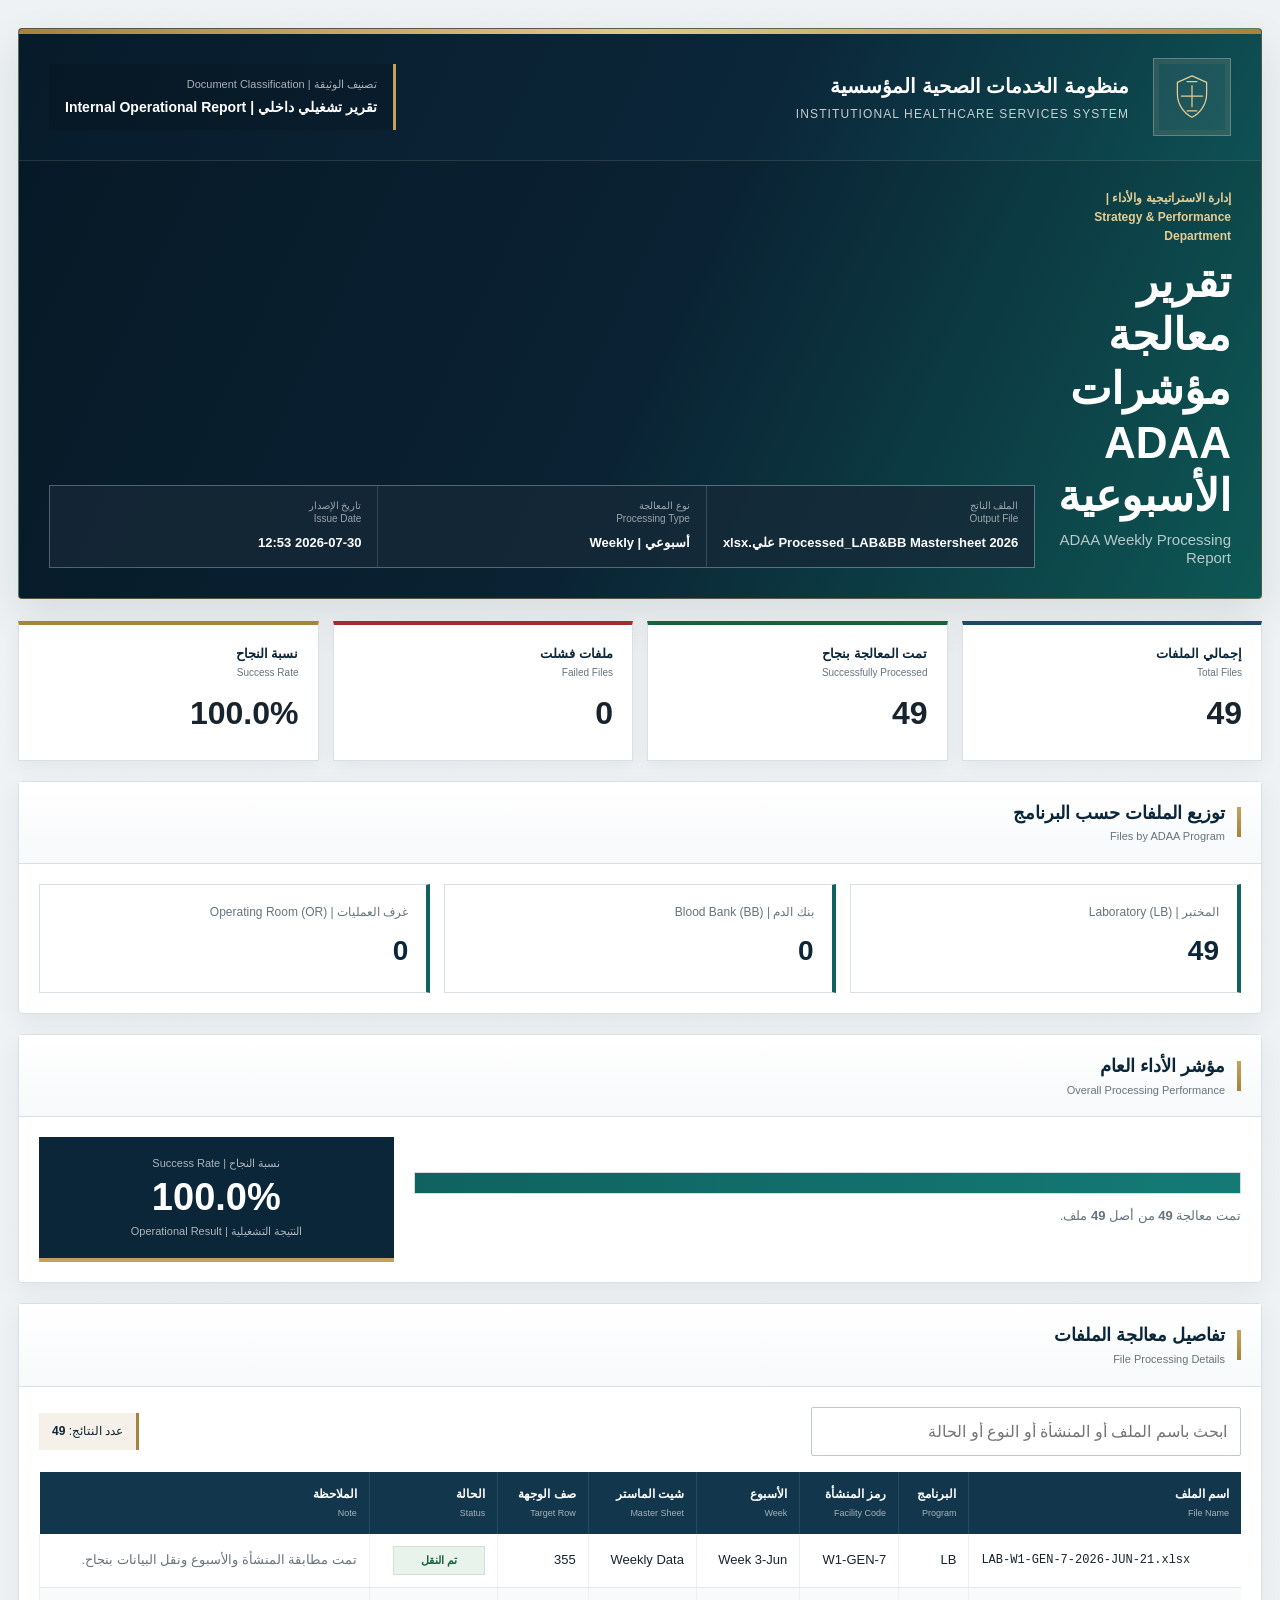
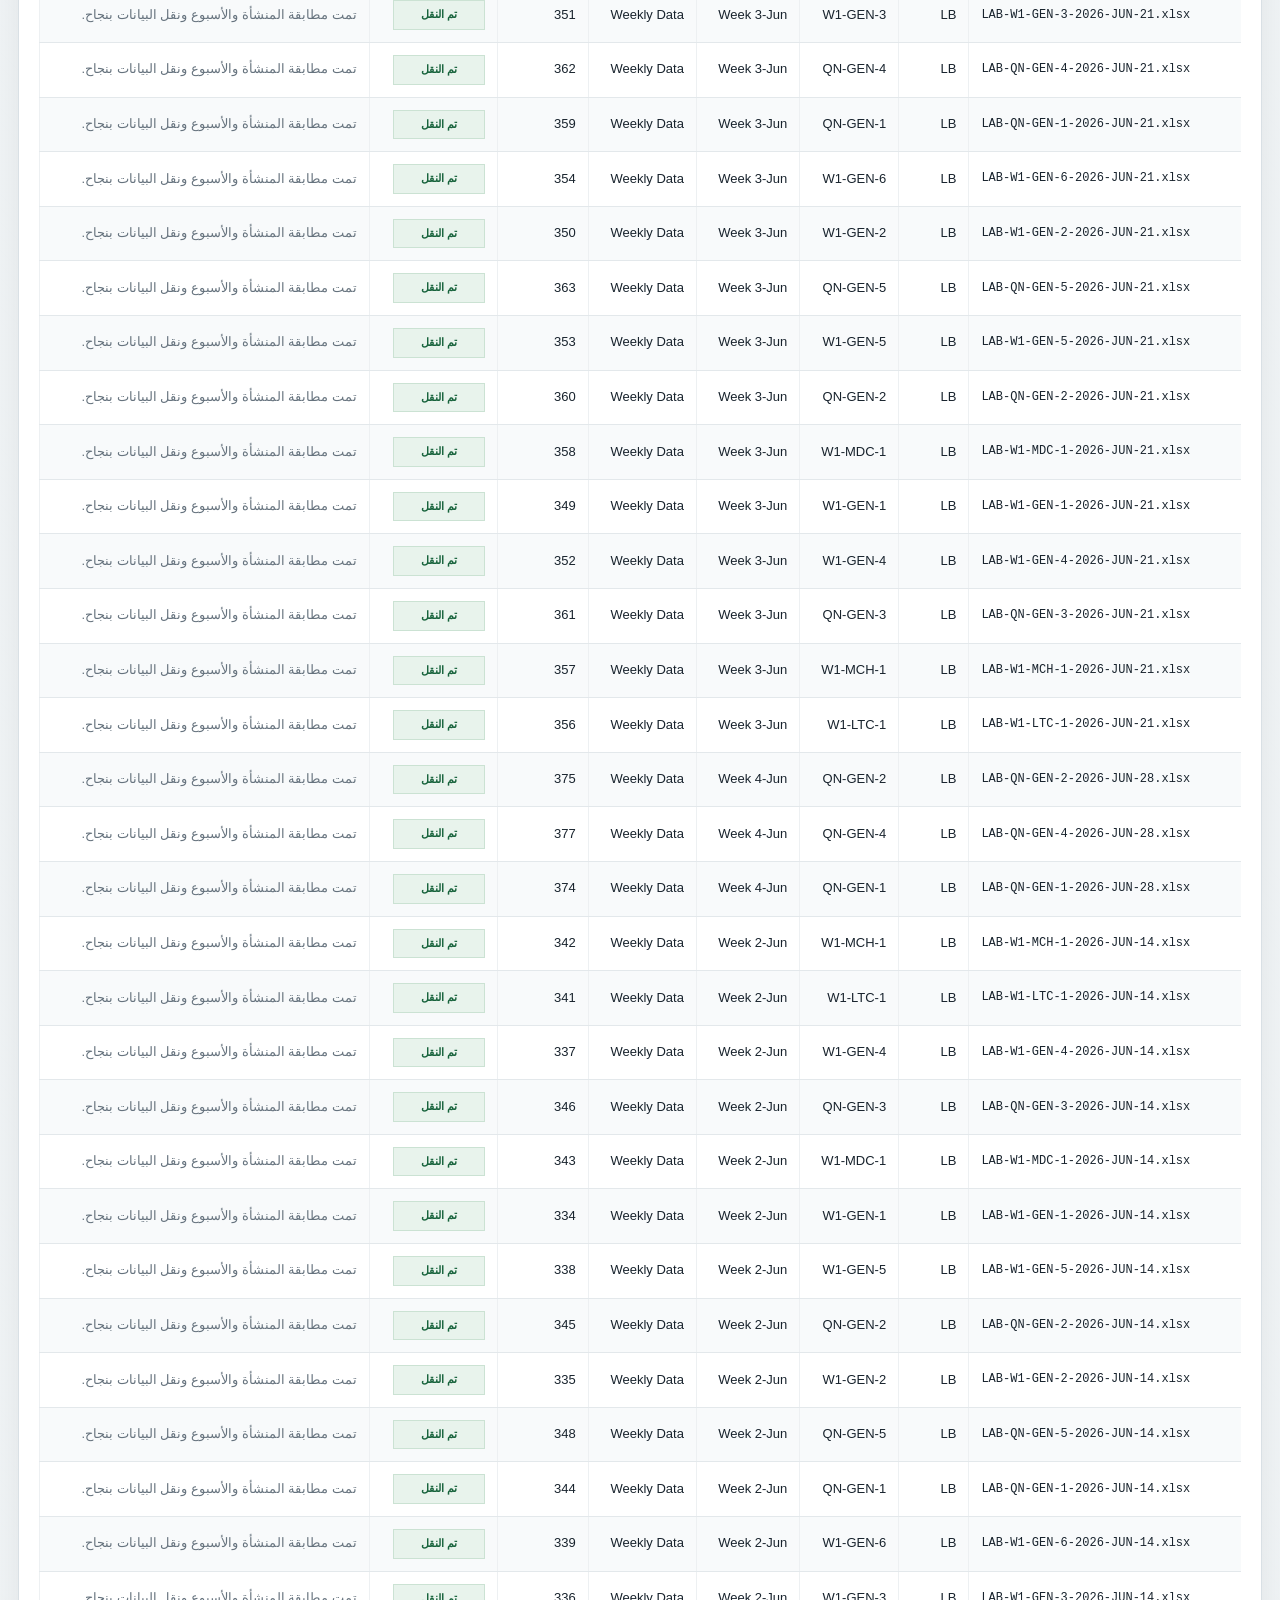
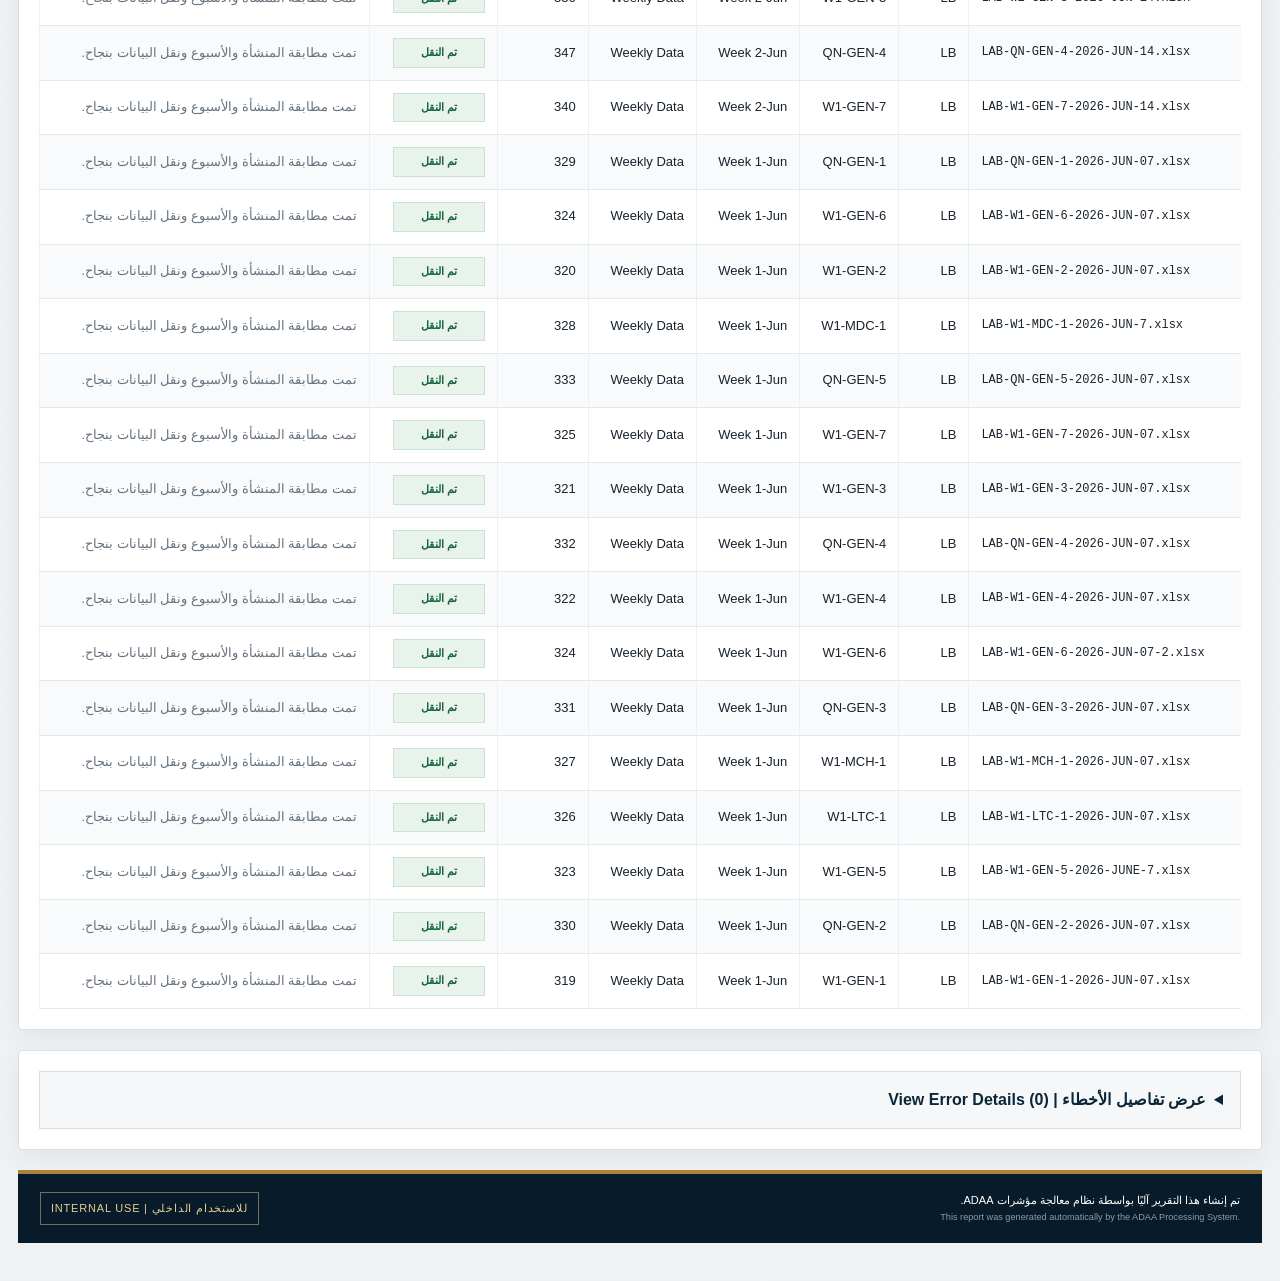
<file: Processed_LAB&BB Mastersheet 2026 علي/Processed_LAB&BB Mastersheet 2026 علي - ADAA Report.html>
<!DOCTYPE html>
<html lang="ar" dir="rtl">
<head>
<meta charset="UTF-8">
<meta name="viewport" content="width=device-width, initial-scale=1.0">
<title>تقرير معالجة ADAA | ADAA Processing Report</title>
<style>
        :root {
            --navy-950: #071b2a;
            --navy-900: #0b2639;
            --navy-800: #12364c;
            --navy-700: #1b4b65;
            --teal-700: #0f625f;
            --teal-600: #147a75;
            --gold-600: #a9823b;
            --gold-500: #c3a15d;
            --sand-100: #f5f1e8;
            --green-700: #17633c;
            --green-100: #e8f3ec;
            --red-700: #9f2f2f;
            --red-100: #f8eaea;
            --amber-700: #946113;
            --amber-100: #fbf1da;
            --purple-700: #6a3f8f;
            --purple-100: #f0e8f7;
            --gray-700: #596670;
            --gray-100: #edf1f3;
            --ink: #18232d;
            --muted: #66737e;
            --line: #d9e0e5;
            --surface: #ffffff;
            --page: #edf1f3;
            --shadow: 0 16px 42px rgba(7, 27, 42, 0.10);
        }

        * {
            box-sizing: border-box;
        }

        html {
            scroll-behavior: smooth;
        }

        body {
            margin: 0;
            color: var(--ink);
            background:
                linear-gradient(rgba(237, 241, 243, 0.94), rgba(237, 241, 243, 0.94)),
                repeating-linear-gradient(
                    45deg,
                    rgba(11, 38, 57, 0.025) 0,
                    rgba(11, 38, 57, 0.025) 1px,
                    transparent 1px,
                    transparent 10px
                );
            font-family: "Segoe UI", Tahoma, Arial, sans-serif;
            line-height: 1.6;
        }

        button,
        input {
            font: inherit;
        }

        .page-shell {
            width: min(1500px, calc(100% - 36px));
            margin: 28px auto 38px;
        }

        .official-header {
            overflow: hidden;
            color: #ffffff;
            background:
                linear-gradient(115deg, var(--navy-950) 0%, var(--navy-900) 52%, var(--teal-700) 100%);
            border: 1px solid rgba(195, 161, 93, 0.42);
            border-radius: 4px;
            box-shadow: var(--shadow);
        }

        .gold-line {
            height: 5px;
            background: linear-gradient(90deg, var(--gold-600), #e1c98c, var(--gold-600));
        }

        .header-main {
            display: grid;
            grid-template-columns: auto 1fr auto;
            align-items: center;
            gap: 24px;
            padding: 24px 30px;
        }

        .identity-mark {
            width: 78px;
            height: 78px;
            display: grid;
            place-items: center;
            border: 1px solid rgba(255, 255, 255, 0.28);
            background: rgba(255, 255, 255, 0.07);
            box-shadow: inset 0 0 0 5px rgba(195, 161, 93, 0.10);
        }

        .identity-mark svg {
            width: 52px;
            height: 52px;
            fill: none;
            stroke: #e5ce93;
            stroke-width: 1.5;
            stroke-linecap: round;
            stroke-linejoin: round;
        }

        .identity-copy {
            min-width: 0;
        }

        .authority-ar {
            display: block;
            margin-bottom: 3px;
            color: #ffffff;
            font-size: 20px;
            font-weight: 800;
        }

        .authority-en {
            display: block;
            color: rgba(255, 255, 255, 0.76);
            font-size: 12px;
            letter-spacing: 1.1px;
            text-transform: uppercase;
            direction: ltr;
            text-align: right;
        }

        .document-class {
            min-width: 190px;
            padding: 12px 16px;
            border-right: 3px solid var(--gold-500);
            background: rgba(0, 0, 0, 0.13);
        }

        .document-class span {
            display: block;
            color: rgba(255, 255, 255, 0.66);
            font-size: 11px;
        }

        .document-class strong {
            display: block;
            margin-top: 2px;
            color: #ffffff;
            font-size: 14px;
        }

        .report-hero {
            display: grid;
            grid-template-columns: minmax(0, 1fr) auto;
            gap: 24px;
            align-items: end;
            padding: 28px 30px 30px;
            border-top: 1px solid rgba(255, 255, 255, 0.12);
            background: rgba(0, 0, 0, 0.10);
        }

        .report-title .overline {
            display: block;
            margin-bottom: 8px;
            color: #e4cd94;
            font-size: 12px;
            font-weight: 700;
        }

        .report-title h1 {
            margin: 0;
            color: #ffffff;
            font-size: clamp(28px, 4vw, 44px);
            line-height: 1.22;
        }

        .report-title h1 small {
            display: block;
            margin-top: 8px;
            color: rgba(255, 255, 255, 0.70);
            font-size: 15px;
            font-weight: 500;
            direction: ltr;
            text-align: right;
        }

        .report-meta {
            display: grid;
            grid-template-columns: repeat(3, minmax(150px, 1fr));
            gap: 1px;
            background: rgba(255, 255, 255, 0.17);
            border: 1px solid rgba(255, 255, 255, 0.17);
        }

        .meta-item {
            min-height: 78px;
            padding: 13px 16px;
            background: rgba(7, 27, 42, 0.72);
        }

        .meta-item span {
            display: block;
            color: rgba(255, 255, 255, 0.58);
            font-size: 10px;
            line-height: 1.35;
        }

        .meta-item strong {
            display: block;
            margin-top: 7px;
            color: #ffffff;
            font-size: 13px;
            overflow-wrap: anywhere;
        }

        .content {
            margin-top: 22px;
        }

        .section {
            margin-bottom: 20px;
            background: var(--surface);
            border: 1px solid var(--line);
            border-radius: 4px;
            box-shadow: 0 8px 24px rgba(7, 27, 42, 0.055);
        }

        .section-head {
            display: flex;
            align-items: center;
            justify-content: space-between;
            gap: 18px;
            padding: 17px 20px;
            border-bottom: 1px solid var(--line);
            background: linear-gradient(180deg, #ffffff, #f7f9fa);
        }

        .section-title {
            display: flex;
            align-items: center;
            gap: 12px;
            margin: 0;
            color: var(--navy-900);
            font-size: 18px;
        }

        .section-title::before {
            content: "";
            width: 4px;
            height: 30px;
            background: linear-gradient(var(--gold-500), var(--gold-600));
        }

        .section-title small {
            display: block;
            margin-top: 1px;
            color: var(--muted);
            font-size: 11px;
            font-weight: 500;
            direction: ltr;
            text-align: right;
        }

        .section-body {
            padding: 20px;
        }

        .cards {
            display: grid;
            grid-template-columns: repeat(4, minmax(0, 1fr));
            gap: 14px;
            margin-bottom: 20px;
        }

        .stat-card {
            position: relative;
            min-height: 140px;
            padding: 19px;
            overflow: hidden;
            background: #ffffff;
            border: 1px solid var(--line);
            border-top: 4px solid var(--navy-700);
            box-shadow: 0 6px 18px rgba(7, 27, 42, 0.05);
        }

        .stat-card.success { border-top-color: var(--green-700); }
        .stat-card.danger { border-top-color: var(--red-700); }
        .stat-card.warning { border-top-color: var(--amber-700); }
        .stat-card.gold { border-top-color: var(--gold-600); }
        .stat-card.purple { border-top-color: var(--purple-700); }

        .stat-label-ar {
            display: block;
            color: var(--navy-900);
            font-size: 13px;
            font-weight: 750;
        }

        .stat-label-en {
            display: block;
            margin-top: 1px;
            color: var(--muted);
            font-size: 10px;
            direction: ltr;
            text-align: right;
        }

        .stat-value {
            display: block;
            margin-top: 16px;
            color: var(--ink);
            font-size: 32px;
            font-weight: 800;
            line-height: 1;
            direction: ltr;
            text-align: right;
        }

        .performance-grid {
            display: grid;
            grid-template-columns: 1.4fr 0.6fr;
            gap: 20px;
            align-items: center;
        }

        .progress-shell {
            height: 22px;
            overflow: hidden;
            background: #e4e9ec;
            border: 1px solid #d5dde2;
        }

        .progress-value {
            height: 100%;
            background: linear-gradient(90deg, var(--teal-700), var(--teal-600));
        }

        .progress-caption {
            margin-top: 12px;
            color: var(--muted);
            font-size: 13px;
        }

        .performance-score {
            padding: 18px;
            text-align: center;
            background: var(--navy-900);
            border-bottom: 4px solid var(--gold-500);
        }

        .performance-score span {
            display: block;
            color: rgba(255, 255, 255, 0.66);
            font-size: 11px;
        }

        .performance-score strong {
            display: block;
            margin: 4px 0;
            color: #ffffff;
            font-size: 38px;
            line-height: 1.1;
            direction: ltr;
        }

        .table-wrapper {
            overflow-x: auto;
        }

        table {
            width: 100%;
            min-width: 850px;
            border-collapse: collapse;
        }

        th {
            padding: 13px 12px;
            color: #ffffff;
            background: var(--navy-800);
            border-left: 1px solid rgba(255, 255, 255, 0.10);
            font-size: 12px;
            text-align: right;
            vertical-align: bottom;
        }

        th small {
            display: block;
            margin-top: 2px;
            color: rgba(255, 255, 255, 0.62);
            font-size: 9px;
            font-weight: 500;
            direction: ltr;
            text-align: right;
        }

        td {
            padding: 12px;
            border-bottom: 1px solid #e3e8eb;
            border-left: 1px solid #edf0f2;
            font-size: 13px;
            vertical-align: middle;
        }

        tbody tr:nth-child(even) {
            background: #f8fafb;
        }

        tbody tr:hover {
            background: #eef5f4;
        }

        .file-name {
            direction: ltr;
            text-align: left;
            font-family: Consolas, "Courier New", monospace;
            font-size: 12px;
        }

        .reason-text {
            color: var(--muted);
        }

        .status-badge {
            display: inline-block;
            min-width: 92px;
            padding: 5px 10px;
            border: 1px solid transparent;
            text-align: center;
            font-size: 11px;
            font-weight: 800;
            white-space: nowrap;
        }

        .success-badge { color: var(--green-700); background: var(--green-100); border-color: #cbe2d3; }
        .danger-badge { color: var(--red-700); background: var(--red-100); border-color: #eccaca; }
        .warning-badge { color: var(--amber-700); background: var(--amber-100); border-color: #ead8ac; }
        .duplicate-badge { color: var(--purple-700); background: var(--purple-100); border-color: #d9c6e8; }
        .muted-badge { color: var(--gray-700); background: var(--gray-100); border-color: #d4dce1; }

        .empty-message {
            padding: 28px;
            color: var(--muted);
            text-align: center;
        }

        .success-message {
            color: var(--green-700);
        }

        .toolbar {
            display: flex;
            align-items: center;
            justify-content: space-between;
            gap: 14px;
            margin-bottom: 16px;
        }

        .search-input {
            width: min(430px, 100%);
            padding: 11px 13px;
            color: var(--ink);
            background: #ffffff;
            border: 1px solid #bdc8cf;
            border-radius: 2px;
            outline: none;
        }

        .search-input:focus {
            border-color: var(--teal-700);
            box-shadow: 0 0 0 3px rgba(15, 98, 95, 0.10);
        }

        .count-label {
            padding: 9px 13px;
            color: var(--navy-900);
            background: var(--sand-100);
            border-right: 3px solid var(--gold-600);
            font-size: 12px;
        }

        details {
            border: 1px solid var(--line);
        }

        summary {
            cursor: pointer;
            padding: 15px 17px;
            color: var(--navy-900);
            background: #f5f7f8;
            font-weight: 750;
        }

        details[open] summary {
            border-bottom: 1px solid var(--line);
        }

        details .table-wrapper {
            padding: 12px;
        }

        .report-footer {
            display: grid;
            grid-template-columns: 1fr auto;
            gap: 20px;
            align-items: center;
            padding: 18px 22px;
            color: #ffffff;
            background: var(--navy-950);
            border-top: 4px solid var(--gold-600);
            font-size: 11px;
        }

        .report-footer small {
            display: block;
            color: rgba(255, 255, 255, 0.56);
            direction: ltr;
            text-align: right;
        }

        .confidential {
            padding: 7px 10px;
            color: #e5ce93;
            border: 1px solid rgba(229, 206, 147, 0.48);
            letter-spacing: 0.8px;
            white-space: nowrap;
        }

        @media (max-width: 1100px) {
            .header-main {
                grid-template-columns: auto 1fr;
            }

            .document-class {
                grid-column: 1 / -1;
            }

            .report-hero {
                grid-template-columns: 1fr;
            }

            .report-meta {
                grid-template-columns: repeat(3, 1fr);
            }

            .cards {
                grid-template-columns: repeat(2, minmax(0, 1fr));
            }
        }

        @media (max-width: 720px) {
            .page-shell {
                width: min(100% - 18px, 1500px);
                margin-top: 9px;
            }

            .header-main {
                grid-template-columns: 1fr;
                text-align: center;
            }

            .identity-mark {
                margin: 0 auto;
            }

            .authority-en {
                text-align: center;
            }

            .document-class {
                border-right: 0;
                border-top: 3px solid var(--gold-500);
            }

            .report-hero {
                padding: 22px 18px;
            }

            .report-meta {
                grid-template-columns: 1fr;
            }

            .cards {
                grid-template-columns: 1fr;
            }

            .performance-grid {
                grid-template-columns: 1fr;
            }

            .section-head,
            .toolbar {
                align-items: stretch;
                flex-direction: column;
            }

            .section-body {
                padding: 13px;
            }

            .report-footer {
                grid-template-columns: 1fr;
                text-align: center;
            }

            .report-footer small {
                text-align: center;
            }
        }

        @media print {
            @page {
                size: A4 landscape;
                margin: 10mm;
            }

            body {
                background: #ffffff;
            }

            .page-shell {
                width: 100%;
                margin: 0;
            }

            .official-header,
            .section,
            .stat-card {
                box-shadow: none;
            }

            .search-input {
                display: none;
            }

            .section,
            .stat-card {
                break-inside: avoid;
            }
        }
.type-summary{display:grid;grid-template-columns:repeat(3,minmax(0,1fr));gap:14px}
.type-box{padding:18px;background:#fff;border:1px solid var(--line);border-right:4px solid var(--teal-700)}
.type-box span{display:block;color:var(--muted);font-size:12px}
.type-box strong{display:block;margin-top:7px;color:var(--navy-900);font-size:28px;direction:ltr;text-align:right}
@media(max-width:720px){.type-summary{grid-template-columns:1fr}}
</style>
</head>
<body>
<div class="page-shell">
<header class="official-header">
<div class="gold-line"></div>
<div class="header-main">
<div class="identity-mark" aria-hidden="true">
<svg viewBox="0 0 64 64"><path d="M32 6l18 8v14c0 13-7.7 23.5-18 29-10.3-5.5-18-16-18-29V14z"></path><path d="M32 18v26M19 31h26"></path><path d="M26 13h12M26 49h12"></path></svg>
</div>
<div class="identity-copy">
<span class="authority-ar">منظومة الخدمات الصحية المؤسسية</span>
<span class="authority-en">Institutional Healthcare Services System</span>
</div>
<div class="document-class">
<span>تصنيف الوثيقة | Document Classification</span>
<strong>تقرير تشغيلي داخلي | Internal Operational Report</strong>
</div>
</div>

<div class="report-hero">
<div class="report-title">
<span class="overline">إدارة الاستراتيجية والأداء | Strategy & Performance Department</span>
<h1>تقرير معالجة مؤشرات ADAA الأسبوعية<small>ADAA Weekly Processing Report</small></h1>
</div>
<div class="report-meta">
<div class="meta-item"><span>الملف الناتج<br>Output File</span><strong>Processed_LAB&amp;BB Mastersheet 2026 علي.xlsx</strong></div>
<div class="meta-item"><span>نوع المعالجة<br>Processing Type</span><strong>أسبوعي | Weekly</strong></div>
<div class="meta-item"><span>تاريخ الإصدار<br>Issue Date</span><strong>2026-07-30 12:53</strong></div>
</div>
</div>
</header>

<main class="content">
<section class="cards">
<article class="stat-card"><span class="stat-label-ar">إجمالي الملفات</span><span class="stat-label-en">Total Files</span><strong class="stat-value">49</strong></article>
<article class="stat-card success"><span class="stat-label-ar">تمت المعالجة بنجاح</span><span class="stat-label-en">Successfully Processed</span><strong class="stat-value">49</strong></article>
<article class="stat-card danger"><span class="stat-label-ar">ملفات فشلت</span><span class="stat-label-en">Failed Files</span><strong class="stat-value">0</strong></article>
<article class="stat-card gold"><span class="stat-label-ar">نسبة النجاح</span><span class="stat-label-en">Success Rate</span><strong class="stat-value">100.0%</strong></article>
</section>

<section class="section">
<div class="section-head"><h2 class="section-title"><span>توزيع الملفات حسب البرنامج<small>Files by ADAA Program</small></span></h2></div>
<div class="section-body type-summary">
<div class="type-box"><span>المختبر | Laboratory (LB)</span><strong>49</strong></div>
<div class="type-box"><span>بنك الدم | Blood Bank (BB)</span><strong>0</strong></div>
<div class="type-box"><span>غرف العمليات | Operating Room (OR)</span><strong>0</strong></div>
</div>
</section>

<section class="section">
<div class="section-head"><h2 class="section-title"><span>مؤشر الأداء العام<small>Overall Processing Performance</small></span></h2></div>
<div class="section-body performance-grid">
<div>
<div class="progress-shell"><div class="progress-value" style="width:100.0%"></div></div>
<div class="progress-caption">تمت معالجة <strong>49</strong> من أصل <strong>49</strong> ملف.</div>
</div>
<div class="performance-score"><span>نسبة النجاح | Success Rate</span><strong>100.0%</strong><span>النتيجة التشغيلية | Operational Result</span></div>
</div>
</section>

<section class="section">
<div class="section-head"><h2 class="section-title"><span>تفاصيل معالجة الملفات<small>File Processing Details</small></span></h2></div>
<div class="section-body">
<div class="toolbar">
<input id="detailSearch" class="search-input" type="text" placeholder="ابحث باسم الملف أو المنشأة أو النوع أو الحالة" onkeyup="filterDetailTable()">
<div class="count-label">عدد النتائج: <strong>49</strong></div>
</div>
<div class="table-wrapper">
<table id="detailTable">
<thead><tr>
<th>اسم الملف<small>File Name</small></th>
<th>البرنامج<small>Program</small></th>
<th>رمز المنشأة<small>Facility Code</small></th>
<th>الأسبوع<small>Week</small></th>
<th>شيت الماستر<small>Master Sheet</small></th>
<th>صف الوجهة<small>Target Row</small></th>
<th>الحالة<small>Status</small></th>
<th>الملاحظة<small>Note</small></th>
</tr></thead>
<tbody><tr class='detail-row'><td class='file-name'>LAB-W1-GEN-7-2026-JUN-21.xlsx</td><td>LB</td><td>W1-GEN-7</td><td>Week 3-Jun</td><td>Weekly Data</td><td>355</td><td><span class='status-badge success-badge'>تم النقل</span></td><td class='reason-text'>تمت مطابقة المنشأة والأسبوع ونقل البيانات بنجاح.</td></tr><tr class='detail-row'><td class='file-name'>LAB-W1-GEN-3-2026-JUN-21.xlsx</td><td>LB</td><td>W1-GEN-3</td><td>Week 3-Jun</td><td>Weekly Data</td><td>351</td><td><span class='status-badge success-badge'>تم النقل</span></td><td class='reason-text'>تمت مطابقة المنشأة والأسبوع ونقل البيانات بنجاح.</td></tr><tr class='detail-row'><td class='file-name'>LAB-QN-GEN-4-2026-JUN-21.xlsx</td><td>LB</td><td>QN-GEN-4</td><td>Week 3-Jun</td><td>Weekly Data</td><td>362</td><td><span class='status-badge success-badge'>تم النقل</span></td><td class='reason-text'>تمت مطابقة المنشأة والأسبوع ونقل البيانات بنجاح.</td></tr><tr class='detail-row'><td class='file-name'>LAB-QN-GEN-1-2026-JUN-21.xlsx</td><td>LB</td><td>QN-GEN-1</td><td>Week 3-Jun</td><td>Weekly Data</td><td>359</td><td><span class='status-badge success-badge'>تم النقل</span></td><td class='reason-text'>تمت مطابقة المنشأة والأسبوع ونقل البيانات بنجاح.</td></tr><tr class='detail-row'><td class='file-name'>LAB-W1-GEN-6-2026-JUN-21.xlsx</td><td>LB</td><td>W1-GEN-6</td><td>Week 3-Jun</td><td>Weekly Data</td><td>354</td><td><span class='status-badge success-badge'>تم النقل</span></td><td class='reason-text'>تمت مطابقة المنشأة والأسبوع ونقل البيانات بنجاح.</td></tr><tr class='detail-row'><td class='file-name'>LAB-W1-GEN-2-2026-JUN-21.xlsx</td><td>LB</td><td>W1-GEN-2</td><td>Week 3-Jun</td><td>Weekly Data</td><td>350</td><td><span class='status-badge success-badge'>تم النقل</span></td><td class='reason-text'>تمت مطابقة المنشأة والأسبوع ونقل البيانات بنجاح.</td></tr><tr class='detail-row'><td class='file-name'>LAB-QN-GEN-5-2026-JUN-21.xlsx</td><td>LB</td><td>QN-GEN-5</td><td>Week 3-Jun</td><td>Weekly Data</td><td>363</td><td><span class='status-badge success-badge'>تم النقل</span></td><td class='reason-text'>تمت مطابقة المنشأة والأسبوع ونقل البيانات بنجاح.</td></tr><tr class='detail-row'><td class='file-name'>LAB-W1-GEN-5-2026-JUN-21.xlsx</td><td>LB</td><td>W1-GEN-5</td><td>Week 3-Jun</td><td>Weekly Data</td><td>353</td><td><span class='status-badge success-badge'>تم النقل</span></td><td class='reason-text'>تمت مطابقة المنشأة والأسبوع ونقل البيانات بنجاح.</td></tr><tr class='detail-row'><td class='file-name'>LAB-QN-GEN-2-2026-JUN-21.xlsx</td><td>LB</td><td>QN-GEN-2</td><td>Week 3-Jun</td><td>Weekly Data</td><td>360</td><td><span class='status-badge success-badge'>تم النقل</span></td><td class='reason-text'>تمت مطابقة المنشأة والأسبوع ونقل البيانات بنجاح.</td></tr><tr class='detail-row'><td class='file-name'>LAB-W1-MDC-1-2026-JUN-21.xlsx</td><td>LB</td><td>W1-MDC-1</td><td>Week 3-Jun</td><td>Weekly Data</td><td>358</td><td><span class='status-badge success-badge'>تم النقل</span></td><td class='reason-text'>تمت مطابقة المنشأة والأسبوع ونقل البيانات بنجاح.</td></tr><tr class='detail-row'><td class='file-name'>LAB-W1-GEN-1-2026-JUN-21.xlsx</td><td>LB</td><td>W1-GEN-1</td><td>Week 3-Jun</td><td>Weekly Data</td><td>349</td><td><span class='status-badge success-badge'>تم النقل</span></td><td class='reason-text'>تمت مطابقة المنشأة والأسبوع ونقل البيانات بنجاح.</td></tr><tr class='detail-row'><td class='file-name'>LAB-W1-GEN-4-2026-JUN-21.xlsx</td><td>LB</td><td>W1-GEN-4</td><td>Week 3-Jun</td><td>Weekly Data</td><td>352</td><td><span class='status-badge success-badge'>تم النقل</span></td><td class='reason-text'>تمت مطابقة المنشأة والأسبوع ونقل البيانات بنجاح.</td></tr><tr class='detail-row'><td class='file-name'>LAB-QN-GEN-3-2026-JUN-21.xlsx</td><td>LB</td><td>QN-GEN-3</td><td>Week 3-Jun</td><td>Weekly Data</td><td>361</td><td><span class='status-badge success-badge'>تم النقل</span></td><td class='reason-text'>تمت مطابقة المنشأة والأسبوع ونقل البيانات بنجاح.</td></tr><tr class='detail-row'><td class='file-name'>LAB-W1-MCH-1-2026-JUN-21.xlsx</td><td>LB</td><td>W1-MCH-1</td><td>Week 3-Jun</td><td>Weekly Data</td><td>357</td><td><span class='status-badge success-badge'>تم النقل</span></td><td class='reason-text'>تمت مطابقة المنشأة والأسبوع ونقل البيانات بنجاح.</td></tr><tr class='detail-row'><td class='file-name'>LAB-W1-LTC-1-2026-JUN-21.xlsx</td><td>LB</td><td>W1-LTC-1</td><td>Week 3-Jun</td><td>Weekly Data</td><td>356</td><td><span class='status-badge success-badge'>تم النقل</span></td><td class='reason-text'>تمت مطابقة المنشأة والأسبوع ونقل البيانات بنجاح.</td></tr><tr class='detail-row'><td class='file-name'>LAB-QN-GEN-2-2026-JUN-28.xlsx</td><td>LB</td><td>QN-GEN-2</td><td>Week 4-Jun</td><td>Weekly Data</td><td>375</td><td><span class='status-badge success-badge'>تم النقل</span></td><td class='reason-text'>تمت مطابقة المنشأة والأسبوع ونقل البيانات بنجاح.</td></tr><tr class='detail-row'><td class='file-name'>LAB-QN-GEN-4-2026-JUN-28.xlsx</td><td>LB</td><td>QN-GEN-4</td><td>Week 4-Jun</td><td>Weekly Data</td><td>377</td><td><span class='status-badge success-badge'>تم النقل</span></td><td class='reason-text'>تمت مطابقة المنشأة والأسبوع ونقل البيانات بنجاح.</td></tr><tr class='detail-row'><td class='file-name'>LAB-QN-GEN-1-2026-JUN-28.xlsx</td><td>LB</td><td>QN-GEN-1</td><td>Week 4-Jun</td><td>Weekly Data</td><td>374</td><td><span class='status-badge success-badge'>تم النقل</span></td><td class='reason-text'>تمت مطابقة المنشأة والأسبوع ونقل البيانات بنجاح.</td></tr><tr class='detail-row'><td class='file-name'>LAB-W1-MCH-1-2026-JUN-14.xlsx</td><td>LB</td><td>W1-MCH-1</td><td>Week 2-Jun</td><td>Weekly Data</td><td>342</td><td><span class='status-badge success-badge'>تم النقل</span></td><td class='reason-text'>تمت مطابقة المنشأة والأسبوع ونقل البيانات بنجاح.</td></tr><tr class='detail-row'><td class='file-name'>LAB-W1-LTC-1-2026-JUN-14.xlsx</td><td>LB</td><td>W1-LTC-1</td><td>Week 2-Jun</td><td>Weekly Data</td><td>341</td><td><span class='status-badge success-badge'>تم النقل</span></td><td class='reason-text'>تمت مطابقة المنشأة والأسبوع ونقل البيانات بنجاح.</td></tr><tr class='detail-row'><td class='file-name'>LAB-W1-GEN-4-2026-JUN-14.xlsx</td><td>LB</td><td>W1-GEN-4</td><td>Week 2-Jun</td><td>Weekly Data</td><td>337</td><td><span class='status-badge success-badge'>تم النقل</span></td><td class='reason-text'>تمت مطابقة المنشأة والأسبوع ونقل البيانات بنجاح.</td></tr><tr class='detail-row'><td class='file-name'>LAB-QN-GEN-3-2026-JUN-14.xlsx</td><td>LB</td><td>QN-GEN-3</td><td>Week 2-Jun</td><td>Weekly Data</td><td>346</td><td><span class='status-badge success-badge'>تم النقل</span></td><td class='reason-text'>تمت مطابقة المنشأة والأسبوع ونقل البيانات بنجاح.</td></tr><tr class='detail-row'><td class='file-name'>LAB-W1-MDC-1-2026-JUN-14.xlsx</td><td>LB</td><td>W1-MDC-1</td><td>Week 2-Jun</td><td>Weekly Data</td><td>343</td><td><span class='status-badge success-badge'>تم النقل</span></td><td class='reason-text'>تمت مطابقة المنشأة والأسبوع ونقل البيانات بنجاح.</td></tr><tr class='detail-row'><td class='file-name'>LAB-W1-GEN-1-2026-JUN-14.xlsx</td><td>LB</td><td>W1-GEN-1</td><td>Week 2-Jun</td><td>Weekly Data</td><td>334</td><td><span class='status-badge success-badge'>تم النقل</span></td><td class='reason-text'>تمت مطابقة المنشأة والأسبوع ونقل البيانات بنجاح.</td></tr><tr class='detail-row'><td class='file-name'>LAB-W1-GEN-5-2026-JUN-14.xlsx</td><td>LB</td><td>W1-GEN-5</td><td>Week 2-Jun</td><td>Weekly Data</td><td>338</td><td><span class='status-badge success-badge'>تم النقل</span></td><td class='reason-text'>تمت مطابقة المنشأة والأسبوع ونقل البيانات بنجاح.</td></tr><tr class='detail-row'><td class='file-name'>LAB-QN-GEN-2-2026-JUN-14.xlsx</td><td>LB</td><td>QN-GEN-2</td><td>Week 2-Jun</td><td>Weekly Data</td><td>345</td><td><span class='status-badge success-badge'>تم النقل</span></td><td class='reason-text'>تمت مطابقة المنشأة والأسبوع ونقل البيانات بنجاح.</td></tr><tr class='detail-row'><td class='file-name'>LAB-W1-GEN-2-2026-JUN-14.xlsx</td><td>LB</td><td>W1-GEN-2</td><td>Week 2-Jun</td><td>Weekly Data</td><td>335</td><td><span class='status-badge success-badge'>تم النقل</span></td><td class='reason-text'>تمت مطابقة المنشأة والأسبوع ونقل البيانات بنجاح.</td></tr><tr class='detail-row'><td class='file-name'>LAB-QN-GEN-5-2026-JUN-14.xlsx</td><td>LB</td><td>QN-GEN-5</td><td>Week 2-Jun</td><td>Weekly Data</td><td>348</td><td><span class='status-badge success-badge'>تم النقل</span></td><td class='reason-text'>تمت مطابقة المنشأة والأسبوع ونقل البيانات بنجاح.</td></tr><tr class='detail-row'><td class='file-name'>LAB-QN-GEN-1-2026-JUN-14.xlsx</td><td>LB</td><td>QN-GEN-1</td><td>Week 2-Jun</td><td>Weekly Data</td><td>344</td><td><span class='status-badge success-badge'>تم النقل</span></td><td class='reason-text'>تمت مطابقة المنشأة والأسبوع ونقل البيانات بنجاح.</td></tr><tr class='detail-row'><td class='file-name'>LAB-W1-GEN-6-2026-JUN-14.xlsx</td><td>LB</td><td>W1-GEN-6</td><td>Week 2-Jun</td><td>Weekly Data</td><td>339</td><td><span class='status-badge success-badge'>تم النقل</span></td><td class='reason-text'>تمت مطابقة المنشأة والأسبوع ونقل البيانات بنجاح.</td></tr><tr class='detail-row'><td class='file-name'>LAB-W1-GEN-3-2026-JUN-14.xlsx</td><td>LB</td><td>W1-GEN-3</td><td>Week 2-Jun</td><td>Weekly Data</td><td>336</td><td><span class='status-badge success-badge'>تم النقل</span></td><td class='reason-text'>تمت مطابقة المنشأة والأسبوع ونقل البيانات بنجاح.</td></tr><tr class='detail-row'><td class='file-name'>LAB-QN-GEN-4-2026-JUN-14.xlsx</td><td>LB</td><td>QN-GEN-4</td><td>Week 2-Jun</td><td>Weekly Data</td><td>347</td><td><span class='status-badge success-badge'>تم النقل</span></td><td class='reason-text'>تمت مطابقة المنشأة والأسبوع ونقل البيانات بنجاح.</td></tr><tr class='detail-row'><td class='file-name'>LAB-W1-GEN-7-2026-JUN-14.xlsx</td><td>LB</td><td>W1-GEN-7</td><td>Week 2-Jun</td><td>Weekly Data</td><td>340</td><td><span class='status-badge success-badge'>تم النقل</span></td><td class='reason-text'>تمت مطابقة المنشأة والأسبوع ونقل البيانات بنجاح.</td></tr><tr class='detail-row'><td class='file-name'>LAB-QN-GEN-1-2026-JUN-07.xlsx</td><td>LB</td><td>QN-GEN-1</td><td>Week 1-Jun</td><td>Weekly Data</td><td>329</td><td><span class='status-badge success-badge'>تم النقل</span></td><td class='reason-text'>تمت مطابقة المنشأة والأسبوع ونقل البيانات بنجاح.</td></tr><tr class='detail-row'><td class='file-name'>LAB-W1-GEN-6-2026-JUN-07.xlsx</td><td>LB</td><td>W1-GEN-6</td><td>Week 1-Jun</td><td>Weekly Data</td><td>324</td><td><span class='status-badge success-badge'>تم النقل</span></td><td class='reason-text'>تمت مطابقة المنشأة والأسبوع ونقل البيانات بنجاح.</td></tr><tr class='detail-row'><td class='file-name'>LAB-W1-GEN-2-2026-JUN-07.xlsx</td><td>LB</td><td>W1-GEN-2</td><td>Week 1-Jun</td><td>Weekly Data</td><td>320</td><td><span class='status-badge success-badge'>تم النقل</span></td><td class='reason-text'>تمت مطابقة المنشأة والأسبوع ونقل البيانات بنجاح.</td></tr><tr class='detail-row'><td class='file-name'>LAB-W1-MDC-1-2026-JUN-7.xlsx</td><td>LB</td><td>W1-MDC-1</td><td>Week 1-Jun</td><td>Weekly Data</td><td>328</td><td><span class='status-badge success-badge'>تم النقل</span></td><td class='reason-text'>تمت مطابقة المنشأة والأسبوع ونقل البيانات بنجاح.</td></tr><tr class='detail-row'><td class='file-name'>LAB-QN-GEN-5-2026-JUN-07.xlsx</td><td>LB</td><td>QN-GEN-5</td><td>Week 1-Jun</td><td>Weekly Data</td><td>333</td><td><span class='status-badge success-badge'>تم النقل</span></td><td class='reason-text'>تمت مطابقة المنشأة والأسبوع ونقل البيانات بنجاح.</td></tr><tr class='detail-row'><td class='file-name'>LAB-W1-GEN-7-2026-JUN-07.xlsx</td><td>LB</td><td>W1-GEN-7</td><td>Week 1-Jun</td><td>Weekly Data</td><td>325</td><td><span class='status-badge success-badge'>تم النقل</span></td><td class='reason-text'>تمت مطابقة المنشأة والأسبوع ونقل البيانات بنجاح.</td></tr><tr class='detail-row'><td class='file-name'>LAB-W1-GEN-3-2026-JUN-07.xlsx</td><td>LB</td><td>W1-GEN-3</td><td>Week 1-Jun</td><td>Weekly Data</td><td>321</td><td><span class='status-badge success-badge'>تم النقل</span></td><td class='reason-text'>تمت مطابقة المنشأة والأسبوع ونقل البيانات بنجاح.</td></tr><tr class='detail-row'><td class='file-name'>LAB-QN-GEN-4-2026-JUN-07.xlsx</td><td>LB</td><td>QN-GEN-4</td><td>Week 1-Jun</td><td>Weekly Data</td><td>332</td><td><span class='status-badge success-badge'>تم النقل</span></td><td class='reason-text'>تمت مطابقة المنشأة والأسبوع ونقل البيانات بنجاح.</td></tr><tr class='detail-row'><td class='file-name'>LAB-W1-GEN-4-2026-JUN-07.xlsx</td><td>LB</td><td>W1-GEN-4</td><td>Week 1-Jun</td><td>Weekly Data</td><td>322</td><td><span class='status-badge success-badge'>تم النقل</span></td><td class='reason-text'>تمت مطابقة المنشأة والأسبوع ونقل البيانات بنجاح.</td></tr><tr class='detail-row'><td class='file-name'>LAB-W1-GEN-6-2026-JUN-07-2.xlsx</td><td>LB</td><td>W1-GEN-6</td><td>Week 1-Jun</td><td>Weekly Data</td><td>324</td><td><span class='status-badge success-badge'>تم النقل</span></td><td class='reason-text'>تمت مطابقة المنشأة والأسبوع ونقل البيانات بنجاح.</td></tr><tr class='detail-row'><td class='file-name'>LAB-QN-GEN-3-2026-JUN-07.xlsx</td><td>LB</td><td>QN-GEN-3</td><td>Week 1-Jun</td><td>Weekly Data</td><td>331</td><td><span class='status-badge success-badge'>تم النقل</span></td><td class='reason-text'>تمت مطابقة المنشأة والأسبوع ونقل البيانات بنجاح.</td></tr><tr class='detail-row'><td class='file-name'>LAB-W1-MCH-1-2026-JUN-07.xlsx</td><td>LB</td><td>W1-MCH-1</td><td>Week 1-Jun</td><td>Weekly Data</td><td>327</td><td><span class='status-badge success-badge'>تم النقل</span></td><td class='reason-text'>تمت مطابقة المنشأة والأسبوع ونقل البيانات بنجاح.</td></tr><tr class='detail-row'><td class='file-name'>LAB-W1-LTC-1-2026-JUN-07.xlsx</td><td>LB</td><td>W1-LTC-1</td><td>Week 1-Jun</td><td>Weekly Data</td><td>326</td><td><span class='status-badge success-badge'>تم النقل</span></td><td class='reason-text'>تمت مطابقة المنشأة والأسبوع ونقل البيانات بنجاح.</td></tr><tr class='detail-row'><td class='file-name'>LAB-W1-GEN-5-2026-JUNE-7.xlsx</td><td>LB</td><td>W1-GEN-5</td><td>Week 1-Jun</td><td>Weekly Data</td><td>323</td><td><span class='status-badge success-badge'>تم النقل</span></td><td class='reason-text'>تمت مطابقة المنشأة والأسبوع ونقل البيانات بنجاح.</td></tr><tr class='detail-row'><td class='file-name'>LAB-QN-GEN-2-2026-JUN-07.xlsx</td><td>LB</td><td>QN-GEN-2</td><td>Week 1-Jun</td><td>Weekly Data</td><td>330</td><td><span class='status-badge success-badge'>تم النقل</span></td><td class='reason-text'>تمت مطابقة المنشأة والأسبوع ونقل البيانات بنجاح.</td></tr><tr class='detail-row'><td class='file-name'>LAB-W1-GEN-1-2026-JUN-07.xlsx</td><td>LB</td><td>W1-GEN-1</td><td>Week 1-Jun</td><td>Weekly Data</td><td>319</td><td><span class='status-badge success-badge'>تم النقل</span></td><td class='reason-text'>تمت مطابقة المنشأة والأسبوع ونقل البيانات بنجاح.</td></tr></tbody>
</table>
</div>
</div>
</section>

<section class="section">
<div class="section-body">
<details>
<summary>عرض تفاصيل الأخطاء | View Error Details (0)</summary>
<div class="table-wrapper">
<table>
<thead><tr><th>اسم الملف<small>File Name</small></th><th>سبب الخطأ<small>Error Reason</small></th></tr></thead>
<tbody><tr><td colspan='2' class='empty-message success-message'>لا توجد أخطاء.</td></tr></tbody>
</table>
</div>
</details>
</div>
</section>
</main>

<footer class="report-footer">
<div><span>تم إنشاء هذا التقرير آليًا بواسطة نظام معالجة مؤشرات ADAA.</span><small>This report was generated automatically by the ADAA Processing System.</small></div>
<div class="confidential">للاستخدام الداخلي | INTERNAL USE</div>
</footer>
</div>

<script>
function filterDetailTable(){
const input=document.getElementById("detailSearch").value.toLowerCase();
const rows=document.querySelectorAll("#detailTable tbody .detail-row");
rows.forEach(function(row){row.style.display=row.innerText.toLowerCase().includes(input)?"":"none";});
}
</script>
</body>
</html>
</file>
